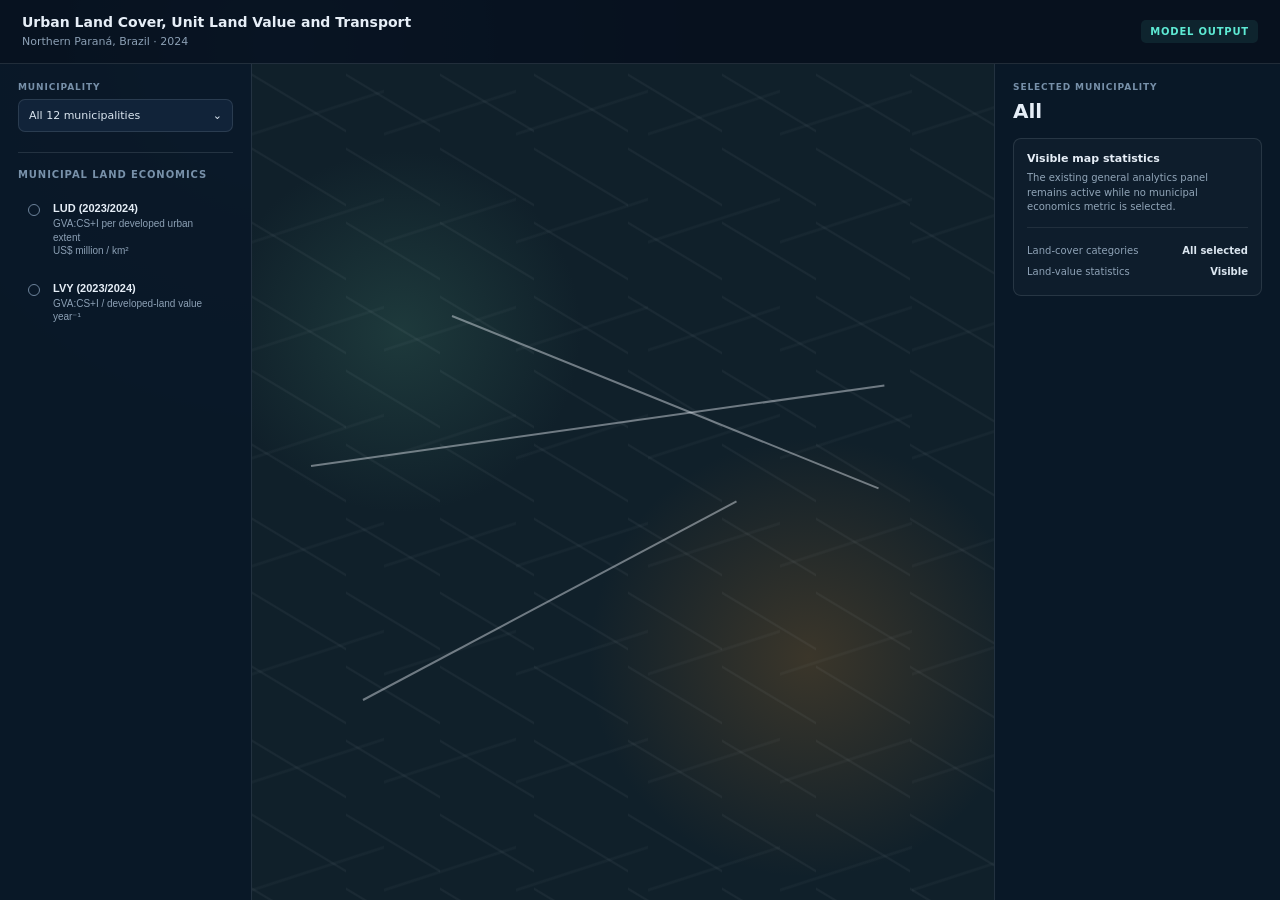
<file: site/map3d/land-economics-preview.html>
<!doctype html>
<html lang="en">
<head>
  <meta charset="utf-8">
  <meta name="viewport" content="width=device-width, initial-scale=1">
  <title>Municipal Land Economics — LUD and LVY Preview</title>
  <style>
    :root { color-scheme: dark; --bg:#07111e; --panel:#0a1828; --panel-2:#0d2033; --line:rgba(223,235,247,.12); --text:#e6eef7; --muted:#8ca0b5; --accent:#5eead4; }
    * { box-sizing:border-box; }
    body { min-height:100vh; margin:0; background:radial-gradient(circle at 22% 5%,#153450 0,transparent 34%),var(--bg); color:var(--text); font-family:Inter,ui-sans-serif,system-ui,-apple-system,BlinkMacSystemFont,"Segoe UI",sans-serif; }
    .app { min-height:100vh; display:grid; grid-template-rows:64px 1fr; }
    header { display:flex; align-items:center; justify-content:space-between; padding:0 22px; background:rgba(7,17,30,.9); border-bottom:1px solid var(--line); }
    header strong { display:block; font-size:14px; font-weight:700; } header span { color:var(--muted); font-size:11px; }
    .status { padding:6px 9px; color:var(--accent); background:rgba(94,234,212,.09); border-radius:5px; font-size:10px; font-weight:800; letter-spacing:.08em; }
    .layout { display:grid; grid-template-columns:252px minmax(430px,1fr) 286px; min-height:0; }
    aside { padding:18px; background:rgba(10,24,40,.96); } .left { border-right:1px solid var(--line); } .right { border-left:1px solid var(--line); }
    .eyebrow { margin:0 0 7px; color:#7790a9; font-size:9px; font-weight:800; letter-spacing:.1em; }
    .select { display:flex; justify-content:space-between; padding:9px 10px; border:1px solid var(--line); border-radius:7px; background:#112339; color:#dbe6f0; font-size:11px; }
    .section { margin-top:20px; padding-top:16px; border-top:1px solid var(--line); } .section h2 { margin:0 0 10px; color:#7891aa; font-size:10px; letter-spacing:.09em; }
    .option { display:grid; grid-template-columns:16px 1fr; gap:9px; width:100%; padding:11px 9px; border:1px solid transparent; border-radius:7px; background:transparent; color:var(--text); text-align:left; cursor:pointer; }
    .option:hover { background:rgba(255,255,255,.035); } .option[aria-pressed="true"] { border-color:rgba(94,234,212,.45); background:rgba(94,234,212,.08); }
    .option .dot { width:12px; height:12px; margin-top:2px; border:1px solid #6d839b; border-radius:50%; } .option[aria-pressed="true"] .dot { border:3px solid var(--accent); }
    .option strong { display:block; font-size:11px; } .option small { display:block; margin-top:3px; color:var(--muted); font-size:10px; line-height:1.35; }
    main { position:relative; min-height:640px; overflow:hidden; background:radial-gradient(circle at 20% 32%,rgba(49,93,84,.42),transparent 22%),radial-gradient(circle at 75% 71%,rgba(106,78,42,.48),transparent 27%),#10202a; }
    main:before { content:""; position:absolute; inset:0; opacity:.34; background-image:linear-gradient(31deg,transparent 47%,rgba(222,231,239,.15) 48%,rgba(222,231,239,.15) 49%,transparent 50%),linear-gradient(-18deg,transparent 52%,rgba(222,231,239,.1) 53%,rgba(222,231,239,.1) 54%,transparent 55%); background-size:94px 74px,132px 108px; }
    .road { position:absolute; z-index:1; height:2px; background:rgba(236,242,247,.43); transform-origin:left center; } .road.a { width:78%; left:8%; top:48%; transform:rotate(-8deg); } .road.b { width:62%; left:27%; top:30%; transform:rotate(22deg); } .road.c { width:57%; left:15%; top:76%; transform:rotate(-28deg); }
    .legend { position:absolute; z-index:3; right:17px; bottom:18px; width:205px; padding:11px; border:1px solid var(--line); border-radius:8px; background:rgba(6,15,25,.9); } .legend strong { display:block; margin-bottom:7px; font-size:10px; } .gradient { height:10px; border-radius:5px; background:linear-gradient(90deg,#2d3f8f,#2472b5,#24aaa1,#e4b84d,#ef663c); } .legend-labels { display:flex; justify-content:space-between; margin-top:6px; color:#8fa1b3; font-size:9px; }
    #marks { position:absolute; inset:0; z-index:2; } .municipality { position:absolute; transform:translate(-50%,-50%); border:0; border-radius:50%; color:#fff; background:var(--color); box-shadow:0 0 0 2px rgba(255,255,255,.32),0 10px 24px rgba(0,0,0,.3); cursor:pointer; } .municipality:hover,.municipality:focus { outline:2px solid var(--accent); outline-offset:3px; } .municipality span { position:absolute; top:calc(100% + 7px); left:50%; transform:translateX(-50%); color:#eff6fc; font-size:10px; font-weight:650; text-shadow:0 1px 3px #000; white-space:nowrap; }
    .map-popup { position:absolute; z-index:5; min-width:178px; padding:11px; border:1px solid rgba(255,255,255,.16); border-radius:8px; background:rgba(5,14,24,.95); box-shadow:0 14px 34px rgba(0,0,0,.42); pointer-events:none; transform:translate(13px,-108%); } .map-popup[hidden] { display:none; } .map-popup strong { display:block; font-size:12px; } .map-popup span { display:block; margin-top:4px; color:#91a5b8; font-size:9px; } .map-popup b { display:block; margin-top:4px; color:#5eead4; font-size:19px; font-variant-numeric:tabular-nums; }
    .right h2 { margin:5px 0 15px; font-size:20px; } .selected { padding:13px; border-radius:8px; background:linear-gradient(135deg,rgba(94,234,212,.13),rgba(239,102,60,.08)); } .selected small { color:#8ba1b7; font-size:9px; font-weight:700; letter-spacing:.06em; } .selected strong { display:block; margin-top:6px; color:var(--accent); font-size:29px; font-variant-numeric:tabular-nums; }
    .default-panel { padding:13px; border:1px solid var(--line); border-radius:8px; background:rgba(255,255,255,.025); } .default-panel strong { display:block; font-size:11px; } .default-panel p { margin:6px 0 0; color:#91a5b8; font-size:10px; line-height:1.45; } .default-panel hr { margin:12px 0; border:0; border-top:1px solid rgba(255,255,255,.08); } .default-row { display:flex; justify-content:space-between; padding:5px 0; color:#8ea2b6; font-size:10px; } .default-row b { color:#dbe6f0; font-weight:600; }
    .details { margin:14px 0; } .details div { display:flex; justify-content:space-between; gap:8px; padding:8px 0; border-bottom:1px solid rgba(255,255,255,.07); } .details dt { color:#8ea1b4; font-size:10px; } .details dd { margin:0; color:#e0eaf3; font-size:10px; font-variant-numeric:tabular-nums; }
    .ranking-title { margin:18px 0 8px; color:#7891aa; font-size:9px; font-weight:800; letter-spacing:.08em; } #ranking { list-style:none; margin:0; padding:0; } #ranking li { display:grid; grid-template-columns:1fr 48px; gap:3px 7px; align-items:center; margin:8px 0; } #ranking b,#ranking strong { font-size:10px; font-weight:600; } #ranking strong { text-align:right; font-variant-numeric:tabular-nums; } #ranking i { grid-column:1/-1; width:var(--width); height:5px; border-radius:3px; background:linear-gradient(90deg,#24aaa1,#ef663c); }
    @media (max-width:920px) { .layout { grid-template-columns:225px minmax(330px,1fr); } .right { grid-column:1/-1; display:grid; grid-template-columns:180px 1fr 1fr; gap:16px; border-top:1px solid var(--line); border-left:0; } .right .eyebrow,.right h2 { grid-column:1; } .selected { grid-column:2; grid-row:1/3; } .details { grid-column:3; grid-row:1/3; } .ranking-title,#ranking { display:none; } }
    @media (max-width:640px) { .layout { grid-template-columns:1fr; } .left { border-right:0; border-bottom:1px solid var(--line); } main { min-height:520px; } .right { display:block; } header { padding:0 14px; } header strong { font-size:11px; } }
  </style>
</head>
<body>
  <div class="app">
    <header><div><strong>Urban Land Cover, Unit Land Value and Transport</strong><span>Northern Paraná, Brazil · 2024</span></div><span class="status">MODEL OUTPUT</span></header>
    <div class="layout">
      <aside class="left">
        <p class="eyebrow">MUNICIPALITY</p><div class="select">All 12 municipalities <span>⌄</span></div>
        <div class="section"><h2>MUNICIPAL LAND ECONOMICS</h2>
          <button id="ludButton" class="option" type="button" aria-pressed="true"><i class="dot"></i><span><strong>LUD (2023/2024)</strong><small>GVA:CS+I per developed urban extent<br>US$ million / km²</small></span></button>
          <button id="lvyButton" class="option" type="button" aria-pressed="false"><i class="dot"></i><span><strong>LVY (2023/2024)</strong><small>GVA:CS+I / developed-land value<br>year⁻¹</small></span></button>
        </div>
      </aside>
      <main aria-label="Municipal Land Economics map preview">
        <div class="road a"></div><div class="road b"></div><div class="road c"></div>
        <div id="marks"></div><div id="mapPopup" class="map-popup" role="status" hidden></div>
        <div id="legend" class="legend"><strong id="legendTitle">LUD · US$ million / km²</strong><div class="gradient"></div><div class="legend-labels"><span id="legendMin"></span><span id="legendMax"></span></div></div>
      </main>
      <aside class="right"><p id="rightEyebrow" class="eyebrow">SELECTED MUNICIPALITY</p><h2 id="selectedName">All</h2><div id="defaultPanel" class="default-panel"><strong>Visible map statistics</strong><p>The existing general analytics panel remains active while no municipal economics metric is selected.</p><hr><div class="default-row"><span>Land-cover categories</span><b>All selected</b></div><div class="default-row"><span>Land-value statistics</span><b>Visible</b></div></div><div id="economicsPanel" hidden><div class="selected"><small id="selectedMetric">LUD (2023/2024)</small><strong id="selectedValue"></strong></div><dl id="details" class="details"></dl><p class="ranking-title">MUNICIPAL RANKING</p><ol id="ranking"></ol></div></aside>
    </div>
  </div>
  <script>
    const municipalities = [
      {name:'Ibiporã', x:77, y:24, extent:14.60, gva:485.805, lud:33.274, land:1326.21, lvy:0.3663},
      {name:'Marialva', x:28, y:55, extent:9.84, gva:366.556, lud:37.252, land:1030.58, lvy:0.3557},
      {name:'Mandaguari', x:39, y:63, extent:9.83, gva:339.370, lud:34.524, land:989.03, lvy:0.3431},
      {name:'Rolândia', x:63, y:33, extent:19.20, gva:577.607, lud:30.084, land:1863.82, lvy:0.3099},
      {name:'Cambé', x:69, y:29, extent:26.33, gva:811.391, lud:30.816, land:3084.83, lvy:0.2630},
      {name:'Apucarana', x:65, y:76, extent:34.16, gva:555.156, lud:16.252, land:2866.91, lvy:0.1936},
      {name:'Maringá', x:15, y:47, extent:91.67, gva:3623.476, lud:39.527, land:18859.39, lvy:0.1921},
      {name:'Londrina', x:86, y:43, extent:106.95, gva:3530.053, lud:33.007, land:18423.49, lvy:0.1916},
      {name:'Cambira', x:55, y:85, extent:2.09, gva:28.420, lud:13.598, land:159.25, lvy:0.1785},
      {name:'Jandaia do Sul', x:49, y:85, extent:6.93, gva:108.470, lud:15.652, land:609.39, lvy:0.1780},
      {name:'Arapongas', x:58, y:58, extent:33.91, gva:678.706, lud:20.015, land:3992.39, lvy:0.1700},
      {name:'Sarandi', x:22, y:49, extent:19.00, gva:251.817, lud:13.254, land:2228.63, lvy:0.1130}
    ];
    const config = {
      lud: {title:'Estimated LUD', subtitle:'Economic intensity per developed urban km²', legend:'LUD · US$ million / km²', unit:'US$ million / km²', field:'lud', decimals:3, preferred:'Maringá'},
      lvy: {title:'Estimated LVY', subtitle:'Economic-output proxy relative to developed-land value', legend:'LVY · year⁻¹', unit:'year⁻¹', field:'lvy', decimals:4, preferred:'Ibiporã'}
    };
    let active = null, selected = null, pinned = null;
    const fmt = (value, digits) => value.toFixed(digits);
    const color = t => { const stops=[[45,63,143],[36,114,181],[36,170,161],[228,184,77],[239,102,60]]; const n=stops.length-1, p=Math.max(0,Math.min(1,t))*n, i=Math.min(n-1,Math.floor(p)), u=p-i; const c=stops[i].map((v,j)=>Math.round(v+(stops[i+1][j]-v)*u)); return `rgb(${c.join(',')})`; };
    function render() {
      if (!active) {
        document.getElementById('legend').hidden=true; document.getElementById('marks').innerHTML=''; document.getElementById('mapPopup').hidden=true; document.getElementById('ludButton').setAttribute('aria-pressed','false'); document.getElementById('lvyButton').setAttribute('aria-pressed','false'); document.getElementById('selectedName').textContent='All'; document.getElementById('rightEyebrow').textContent='SELECTED MUNICIPALITY'; document.getElementById('defaultPanel').hidden=false; document.getElementById('economicsPanel').hidden=true; return;
      }
      const c=config[active], values=municipalities.map(d=>d[c.field]), lo=Math.min(...values), hi=Math.max(...values);
      document.getElementById('legend').hidden=false; document.getElementById('defaultPanel').hidden=true; document.getElementById('economicsPanel').hidden=false;
      document.getElementById('legendTitle').textContent=c.legend; document.getElementById('legendMin').textContent=fmt(lo,c.decimals); document.getElementById('legendMax').textContent=fmt(hi,c.decimals);
      document.getElementById('ludButton').setAttribute('aria-pressed', active==='lud'); document.getElementById('lvyButton').setAttribute('aria-pressed', active==='lvy');
      const marks=document.getElementById('marks'); marks.innerHTML='';
      municipalities.forEach(d=>{ const value=d[c.field], t=(value-lo)/(hi-lo), b=document.createElement('button'); b.className='municipality'; b.style.left=`${d.x}%`; b.style.top=`${d.y}%`; b.style.width=b.style.height=`${30+30*t}px`; b.style.setProperty('--color',color(t)); b.setAttribute('aria-label',`${d.name}: ${fmt(value,c.decimals)} ${c.unit}`); b.innerHTML=`<span>${d.name}</span>`; b.addEventListener('mouseenter',()=>showPopup(d)); b.addEventListener('focus',()=>showPopup(d)); b.addEventListener('mouseleave',()=>{if(!pinned) hidePopup();}); b.addEventListener('blur',()=>{if(!pinned) hidePopup();}); b.addEventListener('click',()=>{selected=d; pinned=d; renderDetails(); showPopup(d);}); marks.appendChild(b); });
      renderDetails();
      if (pinned) showPopup(pinned);
    }
    function showPopup(d) { const c=config[active], popup=document.getElementById('mapPopup'); popup.style.left=`${d.x}%`; popup.style.top=`${d.y}%`; popup.innerHTML=`<strong>${d.name}</strong><span>${c.title} · ${c.unit}</span><b>${fmt(d[c.field],c.decimals)}</b>`; popup.hidden=false; }
    function hidePopup() { document.getElementById('mapPopup').hidden=true; }
    function renderDetails() {
      const c=config[active], value=selected[c.field]; document.getElementById('selectedName').textContent=selected.name; document.getElementById('selectedMetric').textContent=`${c.title.toUpperCase()} (2023/2024)`; document.getElementById('selectedValue').textContent=fmt(value,c.decimals);
      document.getElementById('details').innerHTML=`<div><dt>Developed extent · 2024</dt><dd>${fmt(selected.extent,2)} km²</dd></div><div><dt>GVA:CS+I · 2023</dt><dd>US$ ${fmt(selected.gva,3)} m</dd></div><div><dt>Developed land value · 2024</dt><dd>US$ ${fmt(selected.land,2)} m</dd></div>`;
      const ordered=[...municipalities].sort((a,b)=>b[c.field]-a[c.field]); const max=ordered[0][c.field]; document.querySelector('.ranking-title').textContent='MUNICIPAL RANKING'; document.getElementById('ranking').innerHTML=ordered.map(d=>`<li><b>${d.name}</b><strong>${fmt(d[c.field],c.decimals)}</strong><i style="--width:${(d[c.field]/max)*100}%"></i></li>`).join('');
    }
    document.getElementById('ludButton').addEventListener('click',()=>{active=active==='lud'?null:'lud'; selected=active?municipalities.find(d=>d.name===config[active].preferred):null; pinned=null; render();});
    document.getElementById('lvyButton').addEventListener('click',()=>{active=active==='lvy'?null:'lvy'; selected=active?municipalities.find(d=>d.name===config[active].preferred):null; pinned=null; render();});
    render();
  </script>
</body>
</html>
</file>
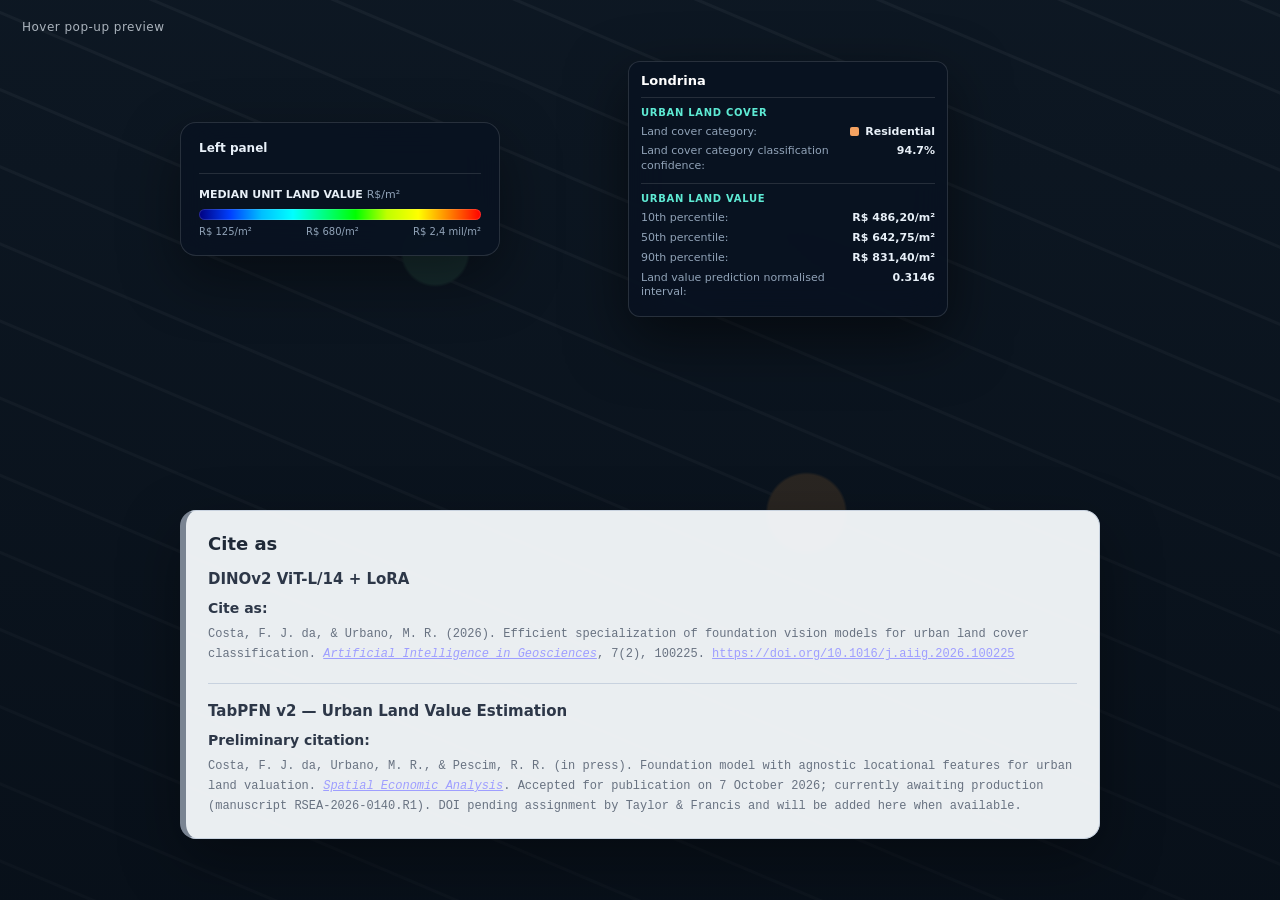
<file: site/map3d/popup-preview.html>
<!doctype html>
<html lang="en">
<head>
  <meta charset="utf-8">
  <meta name="viewport" content="width=device-width, initial-scale=1">
  <title>Urban Twin — Hover Pop-up Preview</title>
  <style>
    :root {
      color-scheme: dark;
      --text: #e8f0f8;
      --muted: #91a3b8;
      --accent: #5eead4;
      --line: rgba(255, 255, 255, .12);
    }

    * { box-sizing: border-box; }

    body {
      min-height: 100vh;
      margin: 0;
      padding: 28px;
      background:
        linear-gradient(rgba(4, 10, 18, .52), rgba(4, 10, 18, .78)),
        radial-gradient(circle at 34% 28%, #315b55 0 3%, transparent 3.3%),
        radial-gradient(circle at 63% 57%, #735b40 0 4%, transparent 4.3%),
        repeating-linear-gradient(23deg, transparent 0 34px, rgba(225, 233, 242, .10) 35px 37px, transparent 38px 71px),
        #172635;
      font-family: Inter, ui-sans-serif, system-ui, -apple-system, BlinkMacSystemFont, "Segoe UI", sans-serif;
    }

    .preview-stage {
      min-height: calc(100vh - 56px);
      display: grid;
      grid-template-columns: minmax(260px, 320px) minmax(320px, 1fr);
      align-items: center;
      gap: clamp(36px, 10vw, 150px);
      width: min(920px, 100%);
      margin: 0 auto;
    }

    .preview-label {
      position: fixed;
      top: 20px;
      left: 22px;
      margin: 0;
      color: rgba(232, 240, 248, .72);
      font-size: 12px;
      letter-spacing: .04em;
    }

    .control-panel {
      width: 100%;
      padding: 18px;
      border: 1px solid rgba(255, 255, 255, .13);
      border-radius: 16px;
      background: rgba(8, 18, 32, .91);
      box-shadow: 0 22px 60px rgba(0, 0, 0, .42);
      backdrop-filter: blur(18px);
    }

    .panel-caption {
      margin: 0 0 18px;
      color: var(--text);
      font-size: 12px;
      font-weight: 700;
    }

    .legend-block {
      padding-top: 14px;
      border-top: 1px solid var(--line);
    }

    .legend-title {
      margin-bottom: 8px;
      color: var(--text);
      font-size: 11px;
      font-weight: 750;
    }

    .legend-title span {
      color: var(--muted);
      font-weight: 500;
    }

    .value-gradient {
      height: 11px;
      border-radius: 999px;
      background: linear-gradient(90deg, #000080, #0040ff, #00bfff, #00ffff, #00ff80, #00ff00, #bfff00, #ffff00, #ff8000, #ff0000);
      box-shadow: inset 0 0 0 1px rgba(255, 255, 255, .14);
    }

    .gradient-labels {
      display: flex;
      justify-content: space-between;
      gap: 8px;
      margin-top: 6px;
      color: var(--muted);
      font-size: 10px;
      font-variant-numeric: tabular-nums;
      white-space: nowrap;
    }

    .hover-card {
      width: 320px;
      max-width: calc(100vw - 56px);
      padding: 11px 12px;
      border: 1px solid rgba(255, 255, 255, .13);
      border-radius: 12px;
      background: rgba(8, 18, 32, .91);
      box-shadow: 0 22px 60px rgba(0, 0, 0, .52);
      backdrop-filter: blur(18px);
      font-size: 11px;
    }

    h3 { margin: 0 0 8px; font-size: 13px; }

    .hover-divider {
      height: 1px;
      margin: 9px 0;
      background: var(--line);
    }

    .hover-section-title {
      margin: 0 0 7px;
      color: var(--accent);
      font-size: 10px;
      font-weight: 800;
      letter-spacing: .07em;
      text-transform: uppercase;
    }

    .hover-row {
      display: flex;
      justify-content: space-between;
      align-items: flex-start;
      gap: 10px;
      margin: 5px 0;
      color: var(--muted);
    }

    .hover-row > span {
      max-width: 205px;
      line-height: 1.35;
    }

    .hover-row strong {
      color: var(--text);
      font-weight: 650;
      text-align: right;
      white-space: nowrap;
    }

    .hover-class {
      display: inline-flex;
      align-items: center;
      gap: 6px;
    }

    .hover-class i {
      width: 9px;
      height: 9px;
      border-radius: 2px;
      background: #f4a261;
    }

    .citation-preview {
      grid-column: 1 / -1;
      width: 100%;
      padding: 22px;
      border-radius: 16px;
      background: rgba(244, 247, 250, .96);
      border: 1px solid #c8d2df;
      border-left: 6px solid #7a8492;
      box-shadow: 0 22px 60px rgba(0, 0, 0, .35);
      color: #354052;
    }

    .citation-preview h2 {
      margin: 0 0 16px;
      color: #1f2937;
      font-size: 18px;
    }

    .citation-preview h3 {
      margin: 0 0 12px;
      color: #2d3748;
      font-size: 15px;
    }

    .citation-preview strong {
      display: block;
      margin-bottom: 9px;
      color: #2d3748;
      font-size: 14px;
    }

    .citation-preview p {
      margin: 0;
      color: #687281;
      font-family: "SFMono-Regular", Consolas, "Liberation Mono", Menlo, monospace;
      font-size: 12px;
      line-height: 1.65;
    }

    .citation-item + .citation-item {
      margin-top: 18px;
      padding-top: 18px;
      border-top: 1px solid #c8d2df;
    }

    @media (max-width: 760px) {
      .preview-stage {
        grid-template-columns: 1fr;
        justify-items: center;
        gap: 30px;
        padding-top: 36px;
      }

      .control-panel,
      .hover-card { width: min(100%, 320px); }
    }
  </style>
</head>
<body>
  <p class="preview-label">Hover pop-up preview</p>

  <main class="preview-stage">
    <aside class="control-panel" aria-label="Left control-panel preview">
      <p class="panel-caption">Left panel</p>
      <section class="legend-block" aria-label="Unit land-value color scale">
        <div class="legend-title">MEDIAN UNIT LAND VALUE <span>R$/m²</span></div>
        <div class="value-gradient"></div>
        <div class="gradient-labels">
          <span>R$ 125/m²</span>
          <span>R$ 680/m²</span>
          <span>R$ 2,4 mil/m²</span>
        </div>
      </section>
    </aside>

    <aside class="hover-card" aria-label="Patch information preview">
      <h3>Londrina</h3>
      <div class="hover-divider"></div>

      <div class="hover-section-title">Urban Land Cover</div>
      <div class="hover-row">
        <span>Land cover category:</span>
        <strong class="hover-class"><i></i>Residential</strong>
      </div>
      <div class="hover-row">
        <span>Land cover category classification confidence:</span>
        <strong>94.7%</strong>
      </div>

      <div class="hover-divider"></div>

      <div class="hover-section-title">Urban Land Value</div>
      <div class="hover-row"><span>10th percentile:</span><strong>R$ 486,20/m²</strong></div>
      <div class="hover-row"><span>50th percentile:</span><strong>R$ 642,75/m²</strong></div>
      <div class="hover-row"><span>90th percentile:</span><strong>R$ 831,40/m²</strong></div>
      <div class="hover-row">
        <span>Land value prediction normalised interval:</span>
        <strong>0.3146</strong>
      </div>
    </aside>

    <section class="citation-preview" aria-label="Publication citations preview">
      <h2>Cite as</h2>
      <div class="citation-item">
        <h3>DINOv2 ViT-L/14 + LoRA</h3>
        <strong>Cite as:</strong>
        <p>
          Costa, F. J. da, &amp; Urbano, M. R. (2026). Efficient specialization of
          foundation vision models for urban land cover classification.
          <em><a href="https://www.sciencedirect.com/journal/artificial-intelligence-in-geosciences"
          target="_blank" rel="noopener">Artificial Intelligence in Geosciences</a></em>,
          7(2), 100225. <a href="https://doi.org/10.1016/j.aiig.2026.100225"
          target="_blank" rel="noopener">https://doi.org/10.1016/j.aiig.2026.100225</a>
        </p>
      </div>

      <div class="citation-item">
        <h3>TabPFN v2 — Urban Land Value Estimation</h3>
        <strong>Preliminary citation:</strong>
        <p>
          Costa, F. J. da, Urbano, M. R., &amp; Pescim, R. R. (in press).
          Foundation model with agnostic locational features for urban land valuation.
          <em><a href="https://www.tandfonline.com/journals/rsea20" target="_blank"
          rel="noopener">Spatial Economic Analysis</a></em>.
          Accepted for publication on 7 October 2026; currently awaiting production
          (manuscript RSEA-2026-0140.R1). DOI pending assignment by Taylor &amp; Francis
          and will be added here when available.
        </p>
      </div>
    </section>
  </main>
</body>
</html>
</file>
